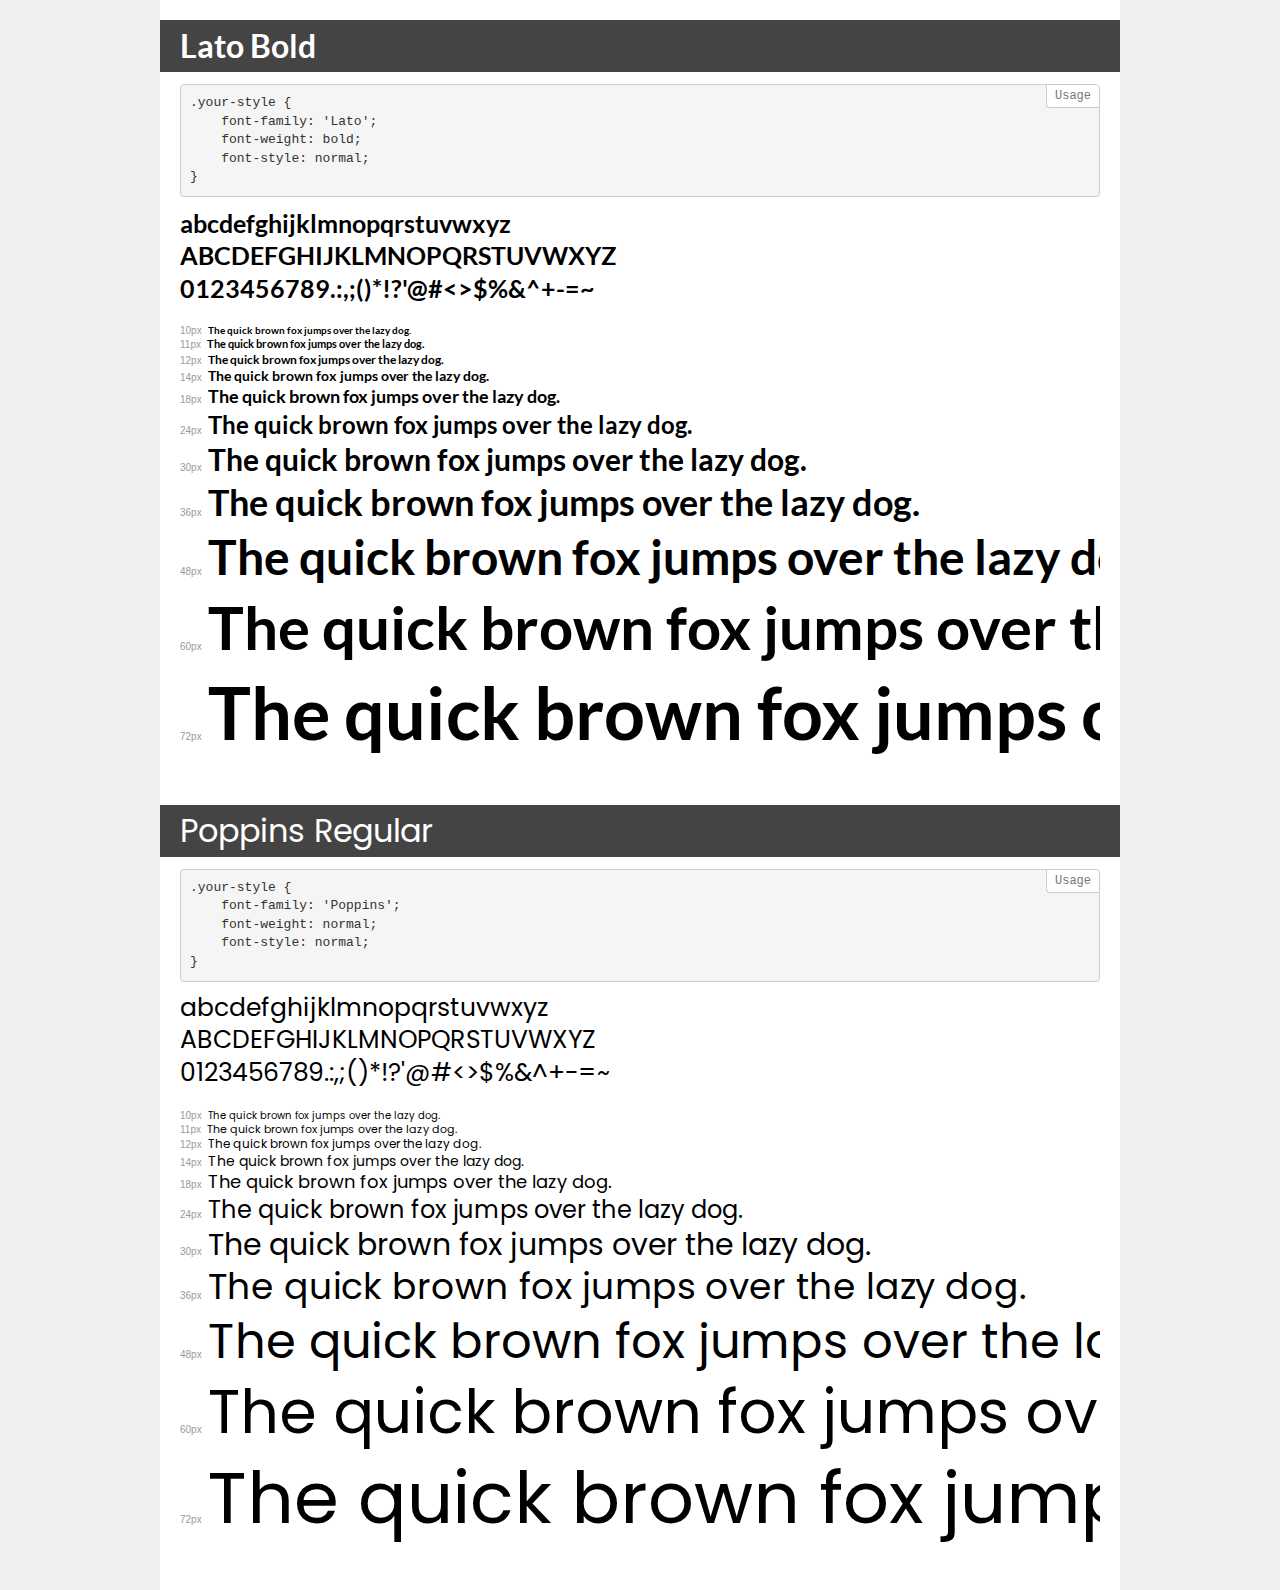
<file: fonts/demo.html>
<!DOCTYPE html>
<html lang="en">
<head>
    <meta charset="utf-8">
    <meta http-equiv="X-UA-Compatible" content="IE=edge">
    <meta name="viewport" content="width=device-width, initial-scale=1">
    <meta name="robots" content="noindex, noarchive">
    <meta name="format-detection" content="telephone=no">
    <title>Transfonter demo</title>
    <link href="stylesheet.css" rel="stylesheet">
    <style>
        /*
        http://meyerweb.com/eric/tools/css/reset/
        v2.0 | 20110126
        License: none (public domain)
        */
        html, body, div, span, applet, object, iframe,
        h1, h2, h3, h4, h5, h6, p, blockquote, pre,
        a, abbr, acronym, address, big, cite, code,
        del, dfn, em, img, ins, kbd, q, s, samp,
        small, strike, strong, sub, sup, tt, var,
        b, u, i, center,
        dl, dt, dd, ol, ul, li,
        fieldset, form, label, legend,
        table, caption, tbody, tfoot, thead, tr, th, td,
        article, aside, canvas, details, embed,
        figure, figcaption, footer, header, hgroup,
        menu, nav, output, ruby, section, summary,
        time, mark, audio, video {
            margin: 0;
            padding: 0;
            border: 0;
            font-size: 100%;
            font: inherit;
            vertical-align: baseline;
        }
        /* HTML5 display-role reset for older browsers */
        article, aside, details, figcaption, figure,
        footer, header, hgroup, menu, nav, section {
            display: block;
        }
        body {
            line-height: 1;
        }
        ol, ul {
            list-style: none;
        }
        blockquote, q {
            quotes: none;
        }
        blockquote:before, blockquote:after,
        q:before, q:after {
            content: '';
            content: none;
        }
        table {
            border-collapse: collapse;
            border-spacing: 0;
        }
        /* demo styles */
        body {
            background: #f0f0f0;
            color: #000;
        }
        .page {
            background: #fff;
            width: 920px;
            margin: 0 auto;
            padding: 20px 20px 0 20px;
            overflow: hidden;
        }
        .font-container {
            overflow-x: auto;
            overflow-y: hidden;
            margin-bottom: 40px;
            line-height: 1.3;
            white-space: nowrap;
            padding-bottom: 5px;
        }
        h1 {
            position: relative;
            background: #444;
            font-size: 32px;
            color: #fff;
            padding: 10px 20px;
            margin: 0 -20px 12px -20px;
        }
        .letters {
            font-size: 25px;
            margin-bottom: 20px;
        }
        .s10:before {
            content: '10px';
        }
        .s11:before {
            content: '11px';
        }
        .s12:before {
            content: '12px';
        }
        .s14:before {
            content: '14px';
        }
        .s18:before {
            content: '18px';
        }
        .s24:before {
            content: '24px';
        }
        .s30:before {
            content: '30px';
        }
        .s36:before {
            content: '36px';
        }
        .s48:before {
            content: '48px';
        }
        .s60:before {
            content: '60px';
        }
        .s72:before {
            content: '72px';
        }
        .s10:before, .s11:before, .s12:before, .s14:before,
        .s18:before, .s24:before, .s30:before, .s36:before,
        .s48:before, .s60:before, .s72:before {
            font-family: Arial, sans-serif;
            font-size: 10px;
            font-weight: normal;
            font-style: normal;
            color: #999;
            padding-right: 6px;
        }
        pre {
            display: block;
            position: relative;
            padding: 9px;
            margin: 0 0 10px;
            font-family: Monaco, Menlo, Consolas, "Courier New", monospace;
            font-size: 13px;
            line-height: 1.428571429;
            color: #333;
            font-weight: normal;
            font-style: normal;
            background-color: #f5f5f5;
            border: 1px solid #ccc;
            overflow-x: auto;
            border-radius: 4px;
        }
        pre:after {
            display: block;
            position: absolute;
            right: 0;
            top: 0;
            content: 'Usage';
            line-height: 1;
            padding: 5px 8px;
            font-size: 12px;
            color: #767676;
            background-color: #fff;
            border: 1px solid #ccc;
            border-right: none;
            border-top: none;
            border-radius: 0 4px 0 4px;
            z-index: 10;
        }
        /* responsive */
        @media (max-width: 959px) {
            .page {
                width: auto;
                margin: 0;
            }
        }
    </style>
</head>
<body>
<div class="page">
    <div class="demo">
        <h1 style="font-family: 'Lato'; font-weight: bold; font-style: normal;">Lato Bold</h1>
        <pre>.your-style {
    font-family: 'Lato';
    font-weight: bold;
    font-style: normal;
}</pre>
        <div class="font-container" style="font-family: 'Lato'; font-weight: bold; font-style: normal;">
            <p class="letters">
                abcdefghijklmnopqrstuvwxyz<br>
ABCDEFGHIJKLMNOPQRSTUVWXYZ<br>
                0123456789.:,;()*!?'@#<>$%&^+-=~
            </p>
            <p class="s10" style="font-size: 10px;">The quick brown fox jumps over the lazy dog.</p>
            <p class="s11" style="font-size: 11px;">The quick brown fox jumps over the lazy dog.</p>
            <p class="s12" style="font-size: 12px;">The quick brown fox jumps over the lazy dog.</p>
            <p class="s14" style="font-size: 14px;">The quick brown fox jumps over the lazy dog.</p>
            <p class="s18" style="font-size: 18px;">The quick brown fox jumps over the lazy dog.</p>
            <p class="s24" style="font-size: 24px;">The quick brown fox jumps over the lazy dog.</p>
            <p class="s30" style="font-size: 30px;">The quick brown fox jumps over the lazy dog.</p>
            <p class="s36" style="font-size: 36px;">The quick brown fox jumps over the lazy dog.</p>
            <p class="s48" style="font-size: 48px;">The quick brown fox jumps over the lazy dog.</p>
            <p class="s60" style="font-size: 60px;">The quick brown fox jumps over the lazy dog.</p>
            <p class="s72" style="font-size: 72px;">The quick brown fox jumps over the lazy dog.</p>
        </div>
    </div>
    <div class="demo">
        <h1 style="font-family: 'Poppins'; font-weight: normal; font-style: normal;">Poppins Regular</h1>
        <pre>.your-style {
    font-family: 'Poppins';
    font-weight: normal;
    font-style: normal;
}</pre>
        <div class="font-container" style="font-family: 'Poppins'; font-weight: normal; font-style: normal;">
            <p class="letters">
                abcdefghijklmnopqrstuvwxyz<br>
ABCDEFGHIJKLMNOPQRSTUVWXYZ<br>
                0123456789.:,;()*!?'@#<>$%&^+-=~
            </p>
            <p class="s10" style="font-size: 10px;">The quick brown fox jumps over the lazy dog.</p>
            <p class="s11" style="font-size: 11px;">The quick brown fox jumps over the lazy dog.</p>
            <p class="s12" style="font-size: 12px;">The quick brown fox jumps over the lazy dog.</p>
            <p class="s14" style="font-size: 14px;">The quick brown fox jumps over the lazy dog.</p>
            <p class="s18" style="font-size: 18px;">The quick brown fox jumps over the lazy dog.</p>
            <p class="s24" style="font-size: 24px;">The quick brown fox jumps over the lazy dog.</p>
            <p class="s30" style="font-size: 30px;">The quick brown fox jumps over the lazy dog.</p>
            <p class="s36" style="font-size: 36px;">The quick brown fox jumps over the lazy dog.</p>
            <p class="s48" style="font-size: 48px;">The quick brown fox jumps over the lazy dog.</p>
            <p class="s60" style="font-size: 60px;">The quick brown fox jumps over the lazy dog.</p>
            <p class="s72" style="font-size: 72px;">The quick brown fox jumps over the lazy dog.</p>
        </div>
    </div>
</div>
</body>
</html>
</file>
<file: fonts/stylesheet.css>
@font-face {
    font-family: 'Lato';
    src: url('Lato-Bold.eot');
    src: url('Lato-Bold.eot?#iefix') format('embedded-opentype'),
        url('Lato-Bold.woff2') format('woff2'),
        url('Lato-Bold.woff') format('woff'),
        url('Lato-Bold.ttf') format('truetype'),
        url('Lato-Bold.svg#Lato-Bold') format('svg');
    font-weight: bold;
    font-style: normal;
    font-display: swap;
}

@font-face {
    font-family: 'Poppins';
    src: url('Poppins-Regular.eot');
    src: url('Poppins-Regular.eot?#iefix') format('embedded-opentype'),
        url('Poppins-Regular.woff2') format('woff2'),
        url('Poppins-Regular.woff') format('woff'),
        url('Poppins-Regular.ttf') format('truetype'),
        url('Poppins-Regular.svg#Poppins-Regular') format('svg');
    font-weight: normal;
    font-style: normal;
    font-display: swap;
}
</file>
